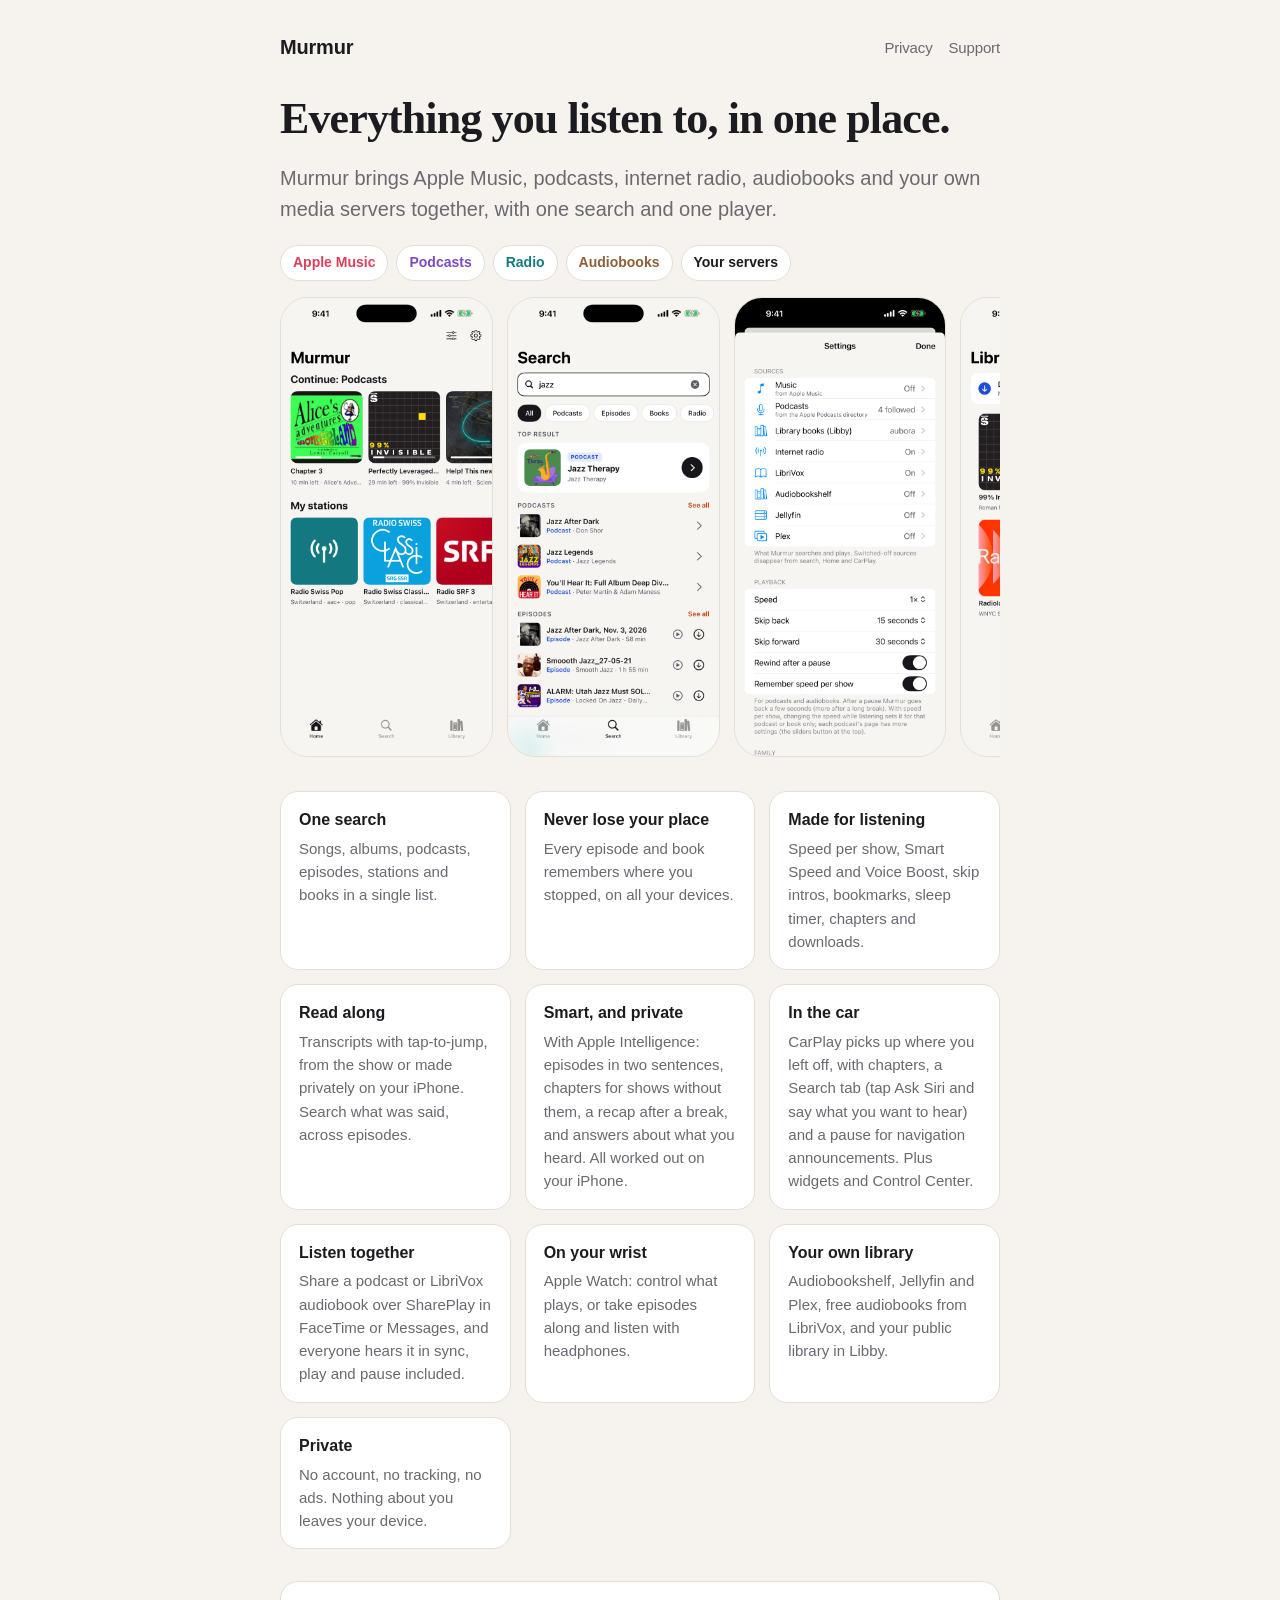
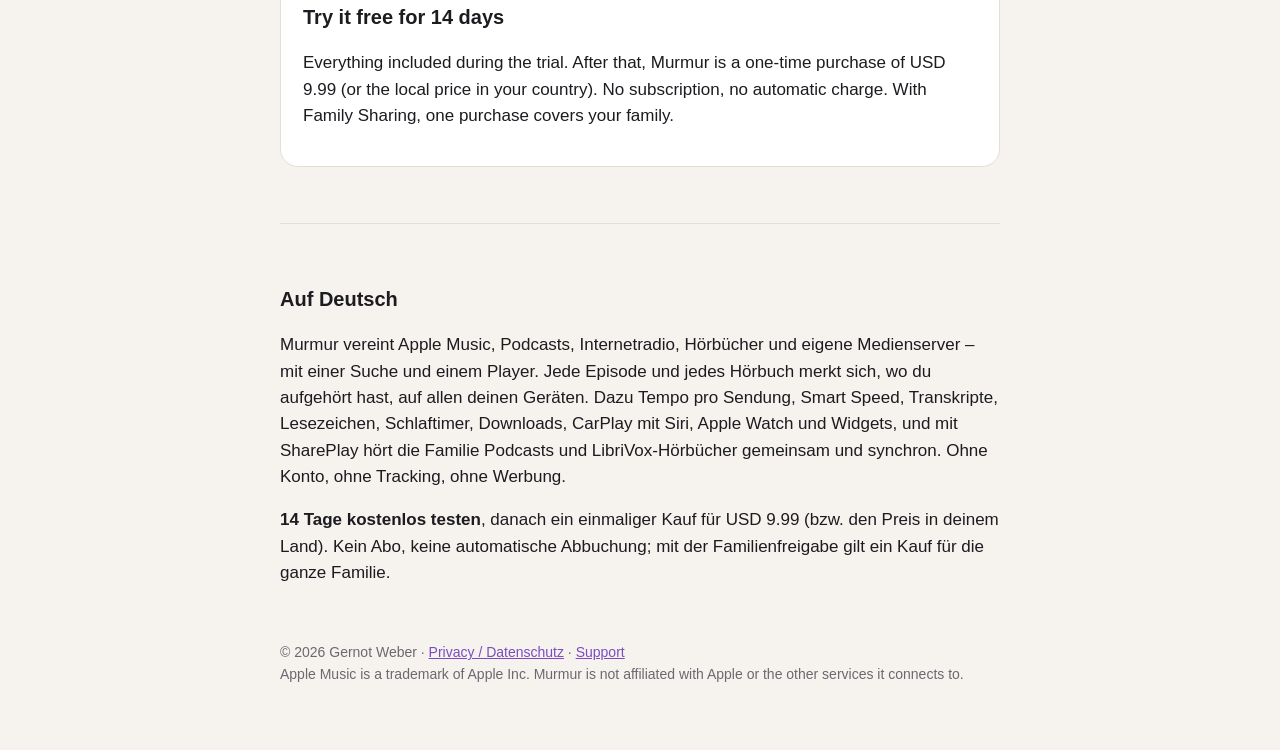
<file: index.html>
<!doctype html>
<html lang="en">
<head>
<meta charset="utf-8">
<meta name="viewport" content="width=device-width, initial-scale=1">
<title>Murmur – music, podcasts, radio and audiobooks</title>
<meta name="description" content="One search and one player for Apple Music, podcasts, internet radio, audiobooks and your own media servers.">
<link rel="stylesheet" href="style.css">
</head>
<body>
<main>
  <header><a href="./">Murmur</a><nav><a href="privacy.html">Privacy</a><a href="support.html">Support</a></nav></header>

  <h1>Everything you listen to, in one place.</h1>
  <p class="lead">Murmur brings Apple Music, podcasts, internet radio, audiobooks and your own media servers together, with one search and one player.</p>
  <ul class="chips">
    <li class="m">Apple Music</li><li class="p">Podcasts</li><li class="r">Radio</li><li class="b">Audiobooks</li><li>Your servers</li>
  </ul>

  <div class="shots" id="shots"></div>

  <div class="grid">
    <div class="card"><h3>One search</h3><p>Songs, albums, podcasts, episodes, stations and books in a single list.</p></div>
    <div class="card"><h3>Never lose your place</h3><p>Every episode and book remembers where you stopped, on all your devices.</p></div>
    <div class="card"><h3>Made for listening</h3><p>Speed per show, Smart Speed and Voice Boost, skip intros, bookmarks, sleep timer, chapters and downloads.</p></div>
    <div class="card"><h3>Read along</h3><p>Transcripts with tap-to-jump, from the show or made privately on your iPhone. Search what was said, across episodes.</p></div>
    <div class="card"><h3>Smart, and private</h3><p>With Apple Intelligence: episodes in two sentences, chapters for shows without them, a recap after a break, and answers about what you heard. All worked out on your iPhone.</p></div>
    <div class="card"><h3>In the car</h3><p>CarPlay picks up where you left off, with chapters, a Search tab (tap Ask Siri and say what you want to hear) and a pause for navigation announcements. Plus widgets and Control Center.</p></div>
    <div class="card"><h3>Listen together</h3><p>Share a podcast or LibriVox audiobook over SharePlay in FaceTime or Messages, and everyone hears it in sync, play and pause included.</p></div>
    <div class="card"><h3>On your wrist</h3><p>Apple Watch: control what plays, or take episodes along and listen with headphones.</p></div>
    <div class="card"><h3>Your own library</h3><p>Audiobookshelf, Jellyfin and Plex, free audiobooks from LibriVox, and your public library in Libby.</p></div>
    <div class="card"><h3>Private</h3><p>No account, no tracking, no ads. Nothing about you leaves your device.</p></div>
  </div>

  <section class="price">
    <h2>Try it free for 14 days</h2>
    <p>Everything included during the trial. After that, Murmur is a one-time purchase of USD 9.99 (or the local price in your country). No subscription, no automatic charge. With Family Sharing, one purchase covers your family.</p>
  </section>

  <section class="lang" lang="de">
    <h2>Auf Deutsch</h2>
    <p>Murmur vereint Apple Music, Podcasts, Internetradio, Hörbücher und eigene Medienserver – mit einer Suche und einem Player. Jede Episode und jedes Hörbuch merkt sich, wo du aufgehört hast, auf allen deinen Geräten. Dazu Tempo pro Sendung, Smart Speed, Transkripte, Lesezeichen, Schlaftimer, Downloads, CarPlay mit Siri, Apple Watch und Widgets, und mit SharePlay hört die Familie Podcasts und LibriVox-Hörbücher gemeinsam und synchron. Ohne Konto, ohne Tracking, ohne Werbung.</p>
    <p><strong>14 Tage kostenlos testen</strong>, danach ein einmaliger Kauf für USD 9.99 (bzw. den Preis in deinem Land). Kein Abo, keine automatische Abbuchung; mit der Familienfreigabe gilt ein Kauf für die ganze Familie.</p>
  </section>

  <footer>© 2026 Gernot Weber · <a href="privacy.html">Privacy / Datenschutz</a> · <a href="support.html">Support</a><br>
  Apple Music is a trademark of Apple Inc. Murmur is not affiliated with Apple or the other services it connects to.</footer>
</main>
<script>
  // Screenshots, if present (added after each App Store screenshot run).
  const shots = ["1-home", "2-search", "3-player", "4-library", "5-sources"];
  const lang = navigator.language.startsWith("de") ? "de" : "en";
  const box = document.getElementById("shots");
  shots.forEach(name => {
    const img = new Image();
    img.alt = name.slice(2);
    img.onload = () => box.appendChild(img);
    img.src = `screenshots/${lang}/${name}.png`;
  });
</script>
</body>
</html>
</file>
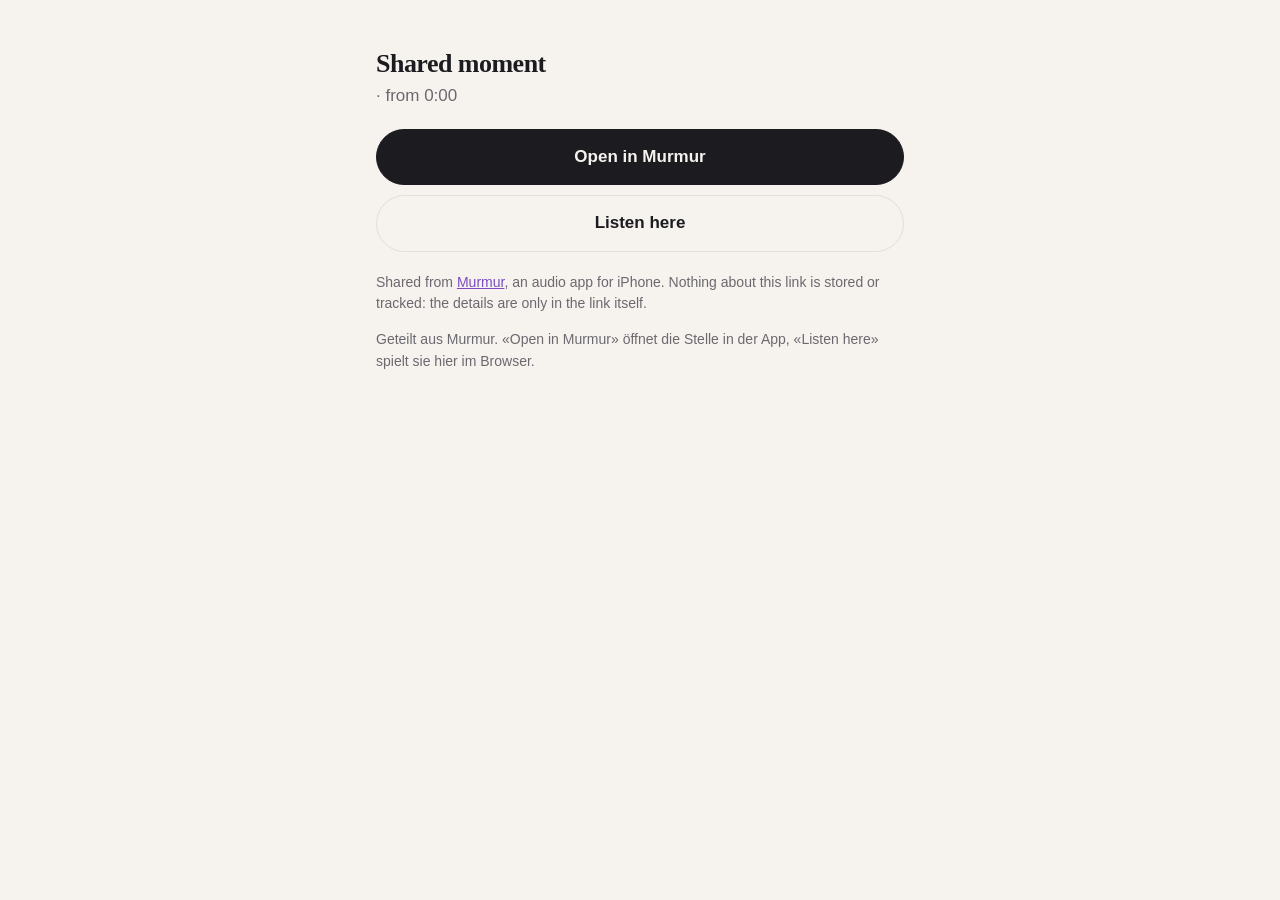
<file: moment.html>
<!doctype html>
<html lang="en">
<head>
<meta charset="utf-8">
<meta name="viewport" content="width=device-width, initial-scale=1">
<title>Murmur · Shared moment</title>
<link rel="stylesheet" href="style.css">
<style>
  .moment { max-width: 560px; margin: 0 auto; padding: 32px 16px; }
  .moment img { width: 160px; height: 160px; border-radius: 18px; object-fit: cover; background: var(--surface); }
  .moment h1 { font-size: 26px; margin: 18px 0 4px; }
  .moment .show { color: var(--muted); margin: 0 0 18px; }
  .moment .buttons { display: flex; flex-direction: column; gap: 10px; margin: 20px 0; }
  .moment a.button, .moment button { display: block; text-align: center; padding: 14px; border-radius: 999px; font: inherit; font-weight: 600; border: 1px solid var(--line); background: transparent; color: var(--ink); text-decoration: none; cursor: pointer; }
  .moment a.primary { background: var(--ink); color: var(--ground); border-color: var(--ink); }
  .moment audio { width: 100%; margin-top: 8px; }
  .moment .note { color: var(--muted); font-size: 14px; }
</style>
</head>
<body>
<main class="moment">
  <img id="art" alt="" hidden>
  <h1 id="title">Shared moment</h1>
  <p class="show"><span id="show"></span> <span id="at"></span></p>
  <div class="buttons">
    <a class="button primary" id="open" href="#">Open in Murmur</a>
    <button id="listen" type="button">Listen here</button>
  </div>
  <audio id="player" controls preload="none" hidden></audio>
  <p class="note">Shared from <a href="./">Murmur</a>, an audio app for iPhone. Nothing about this link is stored or tracked: the details are only in the link itself.</p>
  <p class="note" lang="de">Geteilt aus Murmur. «Open in Murmur» öffnet die Stelle in der App, «Listen here» spielt sie hier im Browser.</p>
</main>
<script>
  // Everything comes from the part after "#", which browsers never send to a server.
  const params = new URLSearchParams(location.hash.slice(1));
  const audio = params.get("a"), seconds = parseInt(params.get("t") || "0", 10);
  const title = params.get("ti"), show = params.get("s"), art = params.get("i");
  const clock = s => { const h = Math.floor(s / 3600), m = Math.floor(s % 3600 / 60), x = String(s % 60).padStart(2, "0");
    return h ? `${h}:${String(m).padStart(2, "0")}:${x}` : `${m}:${x}`; };
  if (title) { document.getElementById("title").textContent = title; document.title = title + " · Murmur"; }
  if (show) document.getElementById("show").textContent = show;
  document.getElementById("at").textContent = "· from " + clock(seconds);
  if (art && /^https:/.test(art)) { const img = document.getElementById("art"); img.src = art; img.hidden = false; }
  document.getElementById("open").href = "murmur://moment?" + params.toString();
  const okAudio = audio && /^https?:/.test(audio);
  const listen = document.getElementById("listen");
  if (!okAudio) listen.hidden = true;
  listen.addEventListener("click", () => {
    const player = document.getElementById("player");
    player.src = audio; player.hidden = false;
    player.addEventListener("loadedmetadata", () => { player.currentTime = seconds; player.play(); }, { once: true });
    player.load();
  });
</script>
</body>
</html>
</file>
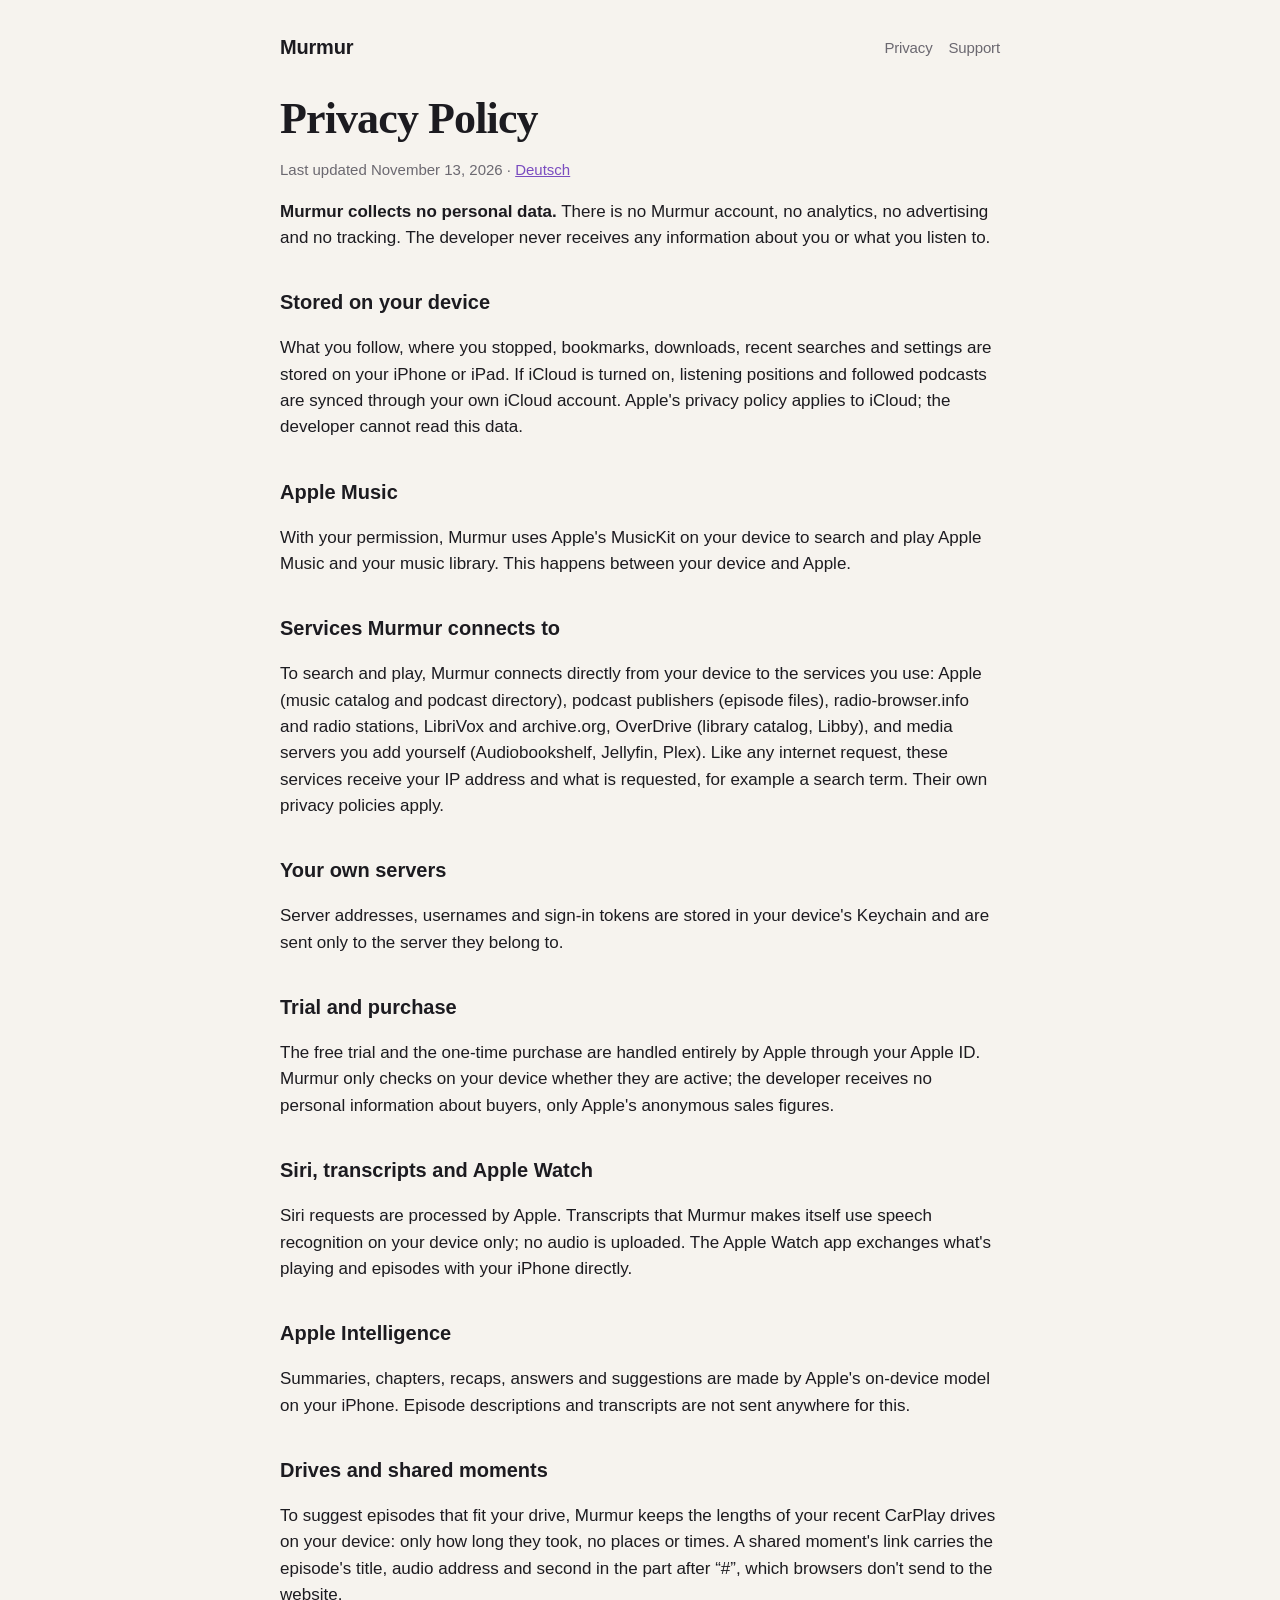
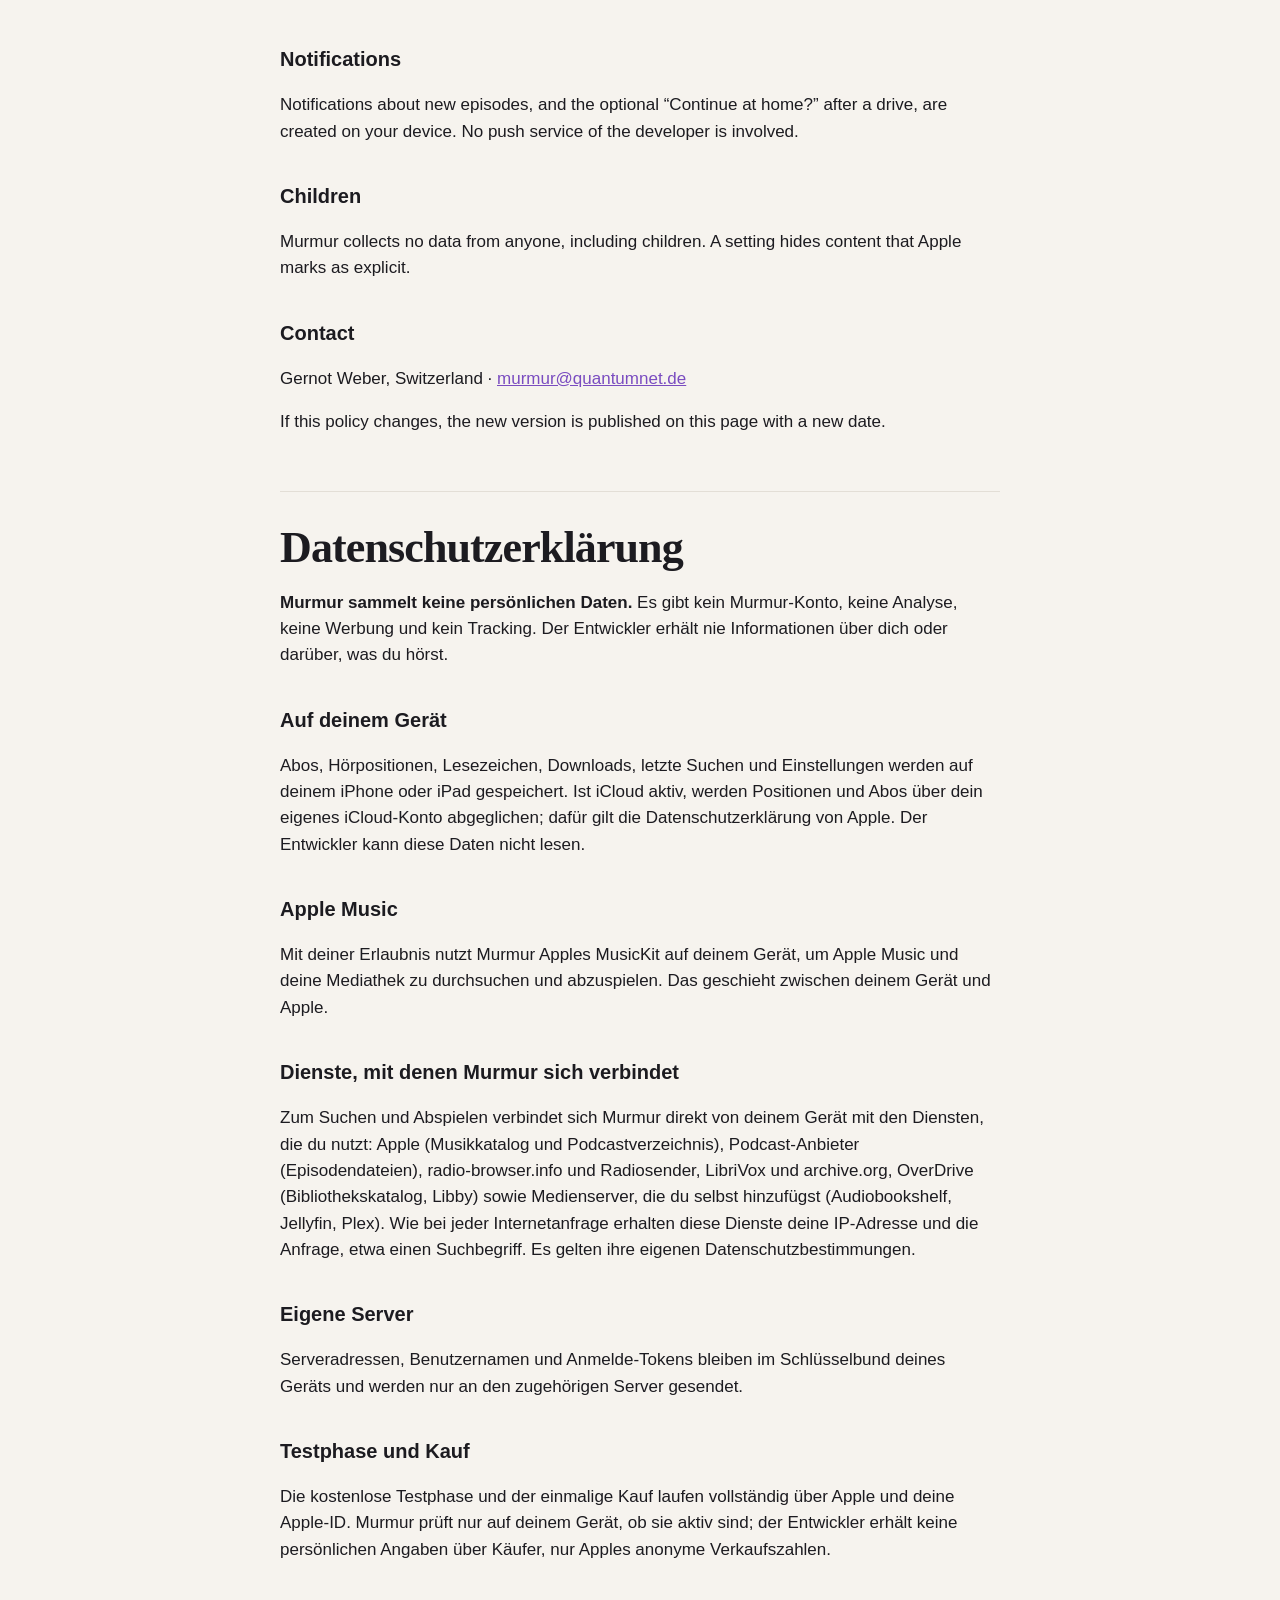
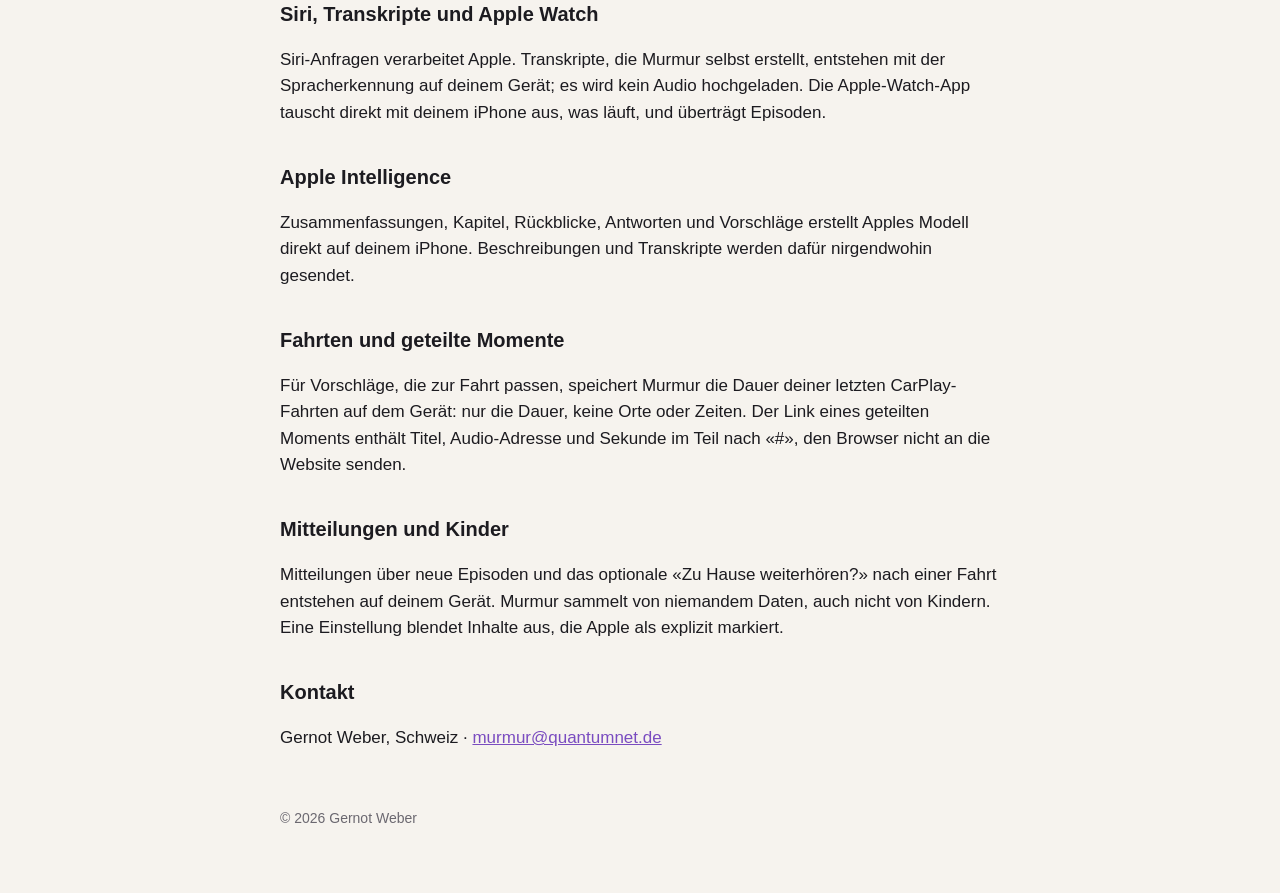
<file: privacy.html>
<!doctype html>
<html lang="en">
<head>
<meta charset="utf-8">
<meta name="viewport" content="width=device-width, initial-scale=1">
<title>Murmur – Privacy Policy</title>
<link rel="stylesheet" href="style.css">
</head>
<body>
<main>
  <header><a href="./">Murmur</a><nav><a href="privacy.html">Privacy</a><a href="support.html">Support</a></nav></header>
  <h1>Privacy Policy</h1>
  <p class="muted">Last updated November 13, 2026 · <a href="#de">Deutsch</a></p>

  <p><strong>Murmur collects no personal data.</strong> There is no Murmur account, no analytics, no advertising and no tracking. The developer never receives any information about you or what you listen to.</p>

  <h2>Stored on your device</h2>
  <p>What you follow, where you stopped, bookmarks, downloads, recent searches and settings are stored on your iPhone or iPad. If iCloud is turned on, listening positions and followed podcasts are synced through your own iCloud account. Apple's privacy policy applies to iCloud; the developer cannot read this data.</p>

  <h2>Apple Music</h2>
  <p>With your permission, Murmur uses Apple's MusicKit on your device to search and play Apple Music and your music library. This happens between your device and Apple.</p>

  <h2>Services Murmur connects to</h2>
  <p>To search and play, Murmur connects directly from your device to the services you use: Apple (music catalog and podcast directory), podcast publishers (episode files), radio-browser.info and radio stations, LibriVox and archive.org, OverDrive (library catalog, Libby), and media servers you add yourself (Audiobookshelf, Jellyfin, Plex). Like any internet request, these services receive your IP address and what is requested, for example a search term. Their own privacy policies apply.</p>

  <h2>Your own servers</h2>
  <p>Server addresses, usernames and sign-in tokens are stored in your device's Keychain and are sent only to the server they belong to.</p>

  <h2>Trial and purchase</h2>
  <p>The free trial and the one-time purchase are handled entirely by Apple through your Apple ID. Murmur only checks on your device whether they are active; the developer receives no personal information about buyers, only Apple's anonymous sales figures.</p>

  <h2>Siri, transcripts and Apple Watch</h2>
  <p>Siri requests are processed by Apple. Transcripts that Murmur makes itself use speech recognition on your device only; no audio is uploaded. The Apple Watch app exchanges what's playing and episodes with your iPhone directly.</p>

  <h2>Apple Intelligence</h2>
  <p>Summaries, chapters, recaps, answers and suggestions are made by Apple's on-device model on your iPhone. Episode descriptions and transcripts are not sent anywhere for this.</p>

  <h2>Drives and shared moments</h2>
  <p>To suggest episodes that fit your drive, Murmur keeps the lengths of your recent CarPlay drives on your device: only how long they took, no places or times. A shared moment's link carries the episode's title, audio address and second in the part after “#”, which browsers don't send to the website.</p>

  <h2>Notifications</h2>
  <p>Notifications about new episodes, and the optional “Continue at home?” after a drive, are created on your device. No push service of the developer is involved.</p>

  <h2>Children</h2>
  <p>Murmur collects no data from anyone, including children. A setting hides content that Apple marks as explicit.</p>

  <h2>Contact</h2>
  <p>Gernot Weber, Switzerland · <a href="mailto:murmur@quantumnet.de">murmur@quantumnet.de</a></p>
  <p>If this policy changes, the new version is published on this page with a new date.</p>

  <section class="lang" id="de" lang="de">
    <h1>Datenschutzerklärung</h1>
    <p><strong>Murmur sammelt keine persönlichen Daten.</strong> Es gibt kein Murmur-Konto, keine Analyse, keine Werbung und kein Tracking. Der Entwickler erhält nie Informationen über dich oder darüber, was du hörst.</p>
    <h2>Auf deinem Gerät</h2>
    <p>Abos, Hörpositionen, Lesezeichen, Downloads, letzte Suchen und Einstellungen werden auf deinem iPhone oder iPad gespeichert. Ist iCloud aktiv, werden Positionen und Abos über dein eigenes iCloud-Konto abgeglichen; dafür gilt die Datenschutzerklärung von Apple. Der Entwickler kann diese Daten nicht lesen.</p>
    <h2>Apple Music</h2>
    <p>Mit deiner Erlaubnis nutzt Murmur Apples MusicKit auf deinem Gerät, um Apple Music und deine Mediathek zu durchsuchen und abzuspielen. Das geschieht zwischen deinem Gerät und Apple.</p>
    <h2>Dienste, mit denen Murmur sich verbindet</h2>
    <p>Zum Suchen und Abspielen verbindet sich Murmur direkt von deinem Gerät mit den Diensten, die du nutzt: Apple (Musikkatalog und Podcastverzeichnis), Podcast-Anbieter (Episodendateien), radio-browser.info und Radiosender, LibriVox und archive.org, OverDrive (Bibliothekskatalog, Libby) sowie Medienserver, die du selbst hinzufügst (Audiobookshelf, Jellyfin, Plex). Wie bei jeder Internetanfrage erhalten diese Dienste deine IP-Adresse und die Anfrage, etwa einen Suchbegriff. Es gelten ihre eigenen Datenschutzbestimmungen.</p>
    <h2>Eigene Server</h2>
    <p>Serveradressen, Benutzernamen und Anmelde-Tokens bleiben im Schlüsselbund deines Geräts und werden nur an den zugehörigen Server gesendet.</p>
    <h2>Testphase und Kauf</h2>
    <p>Die kostenlose Testphase und der einmalige Kauf laufen vollständig über Apple und deine Apple-ID. Murmur prüft nur auf deinem Gerät, ob sie aktiv sind; der Entwickler erhält keine persönlichen Angaben über Käufer, nur Apples anonyme Verkaufszahlen.</p>
    <h2>Siri, Transkripte und Apple Watch</h2>
    <p>Siri-Anfragen verarbeitet Apple. Transkripte, die Murmur selbst erstellt, entstehen mit der Spracherkennung auf deinem Gerät; es wird kein Audio hochgeladen. Die Apple-Watch-App tauscht direkt mit deinem iPhone aus, was läuft, und überträgt Episoden.</p>
    <h2>Apple Intelligence</h2>
    <p>Zusammenfassungen, Kapitel, Rückblicke, Antworten und Vorschläge erstellt Apples Modell direkt auf deinem iPhone. Beschreibungen und Transkripte werden dafür nirgendwohin gesendet.</p>
    <h2>Fahrten und geteilte Momente</h2>
    <p>Für Vorschläge, die zur Fahrt passen, speichert Murmur die Dauer deiner letzten CarPlay-Fahrten auf dem Gerät: nur die Dauer, keine Orte oder Zeiten. Der Link eines geteilten Moments enthält Titel, Audio-Adresse und Sekunde im Teil nach «#», den Browser nicht an die Website senden.</p>
    <h2>Mitteilungen und Kinder</h2>
    <p>Mitteilungen über neue Episoden und das optionale «Zu Hause weiterhören?» nach einer Fahrt entstehen auf deinem Gerät. Murmur sammelt von niemandem Daten, auch nicht von Kindern. Eine Einstellung blendet Inhalte aus, die Apple als explizit markiert.</p>
    <h2>Kontakt</h2>
    <p>Gernot Weber, Schweiz · <a href="mailto:murmur@quantumnet.de">murmur@quantumnet.de</a></p>
  </section>
  <footer>© 2026 Gernot Weber</footer>
</main>
</body>
</html>
</file>
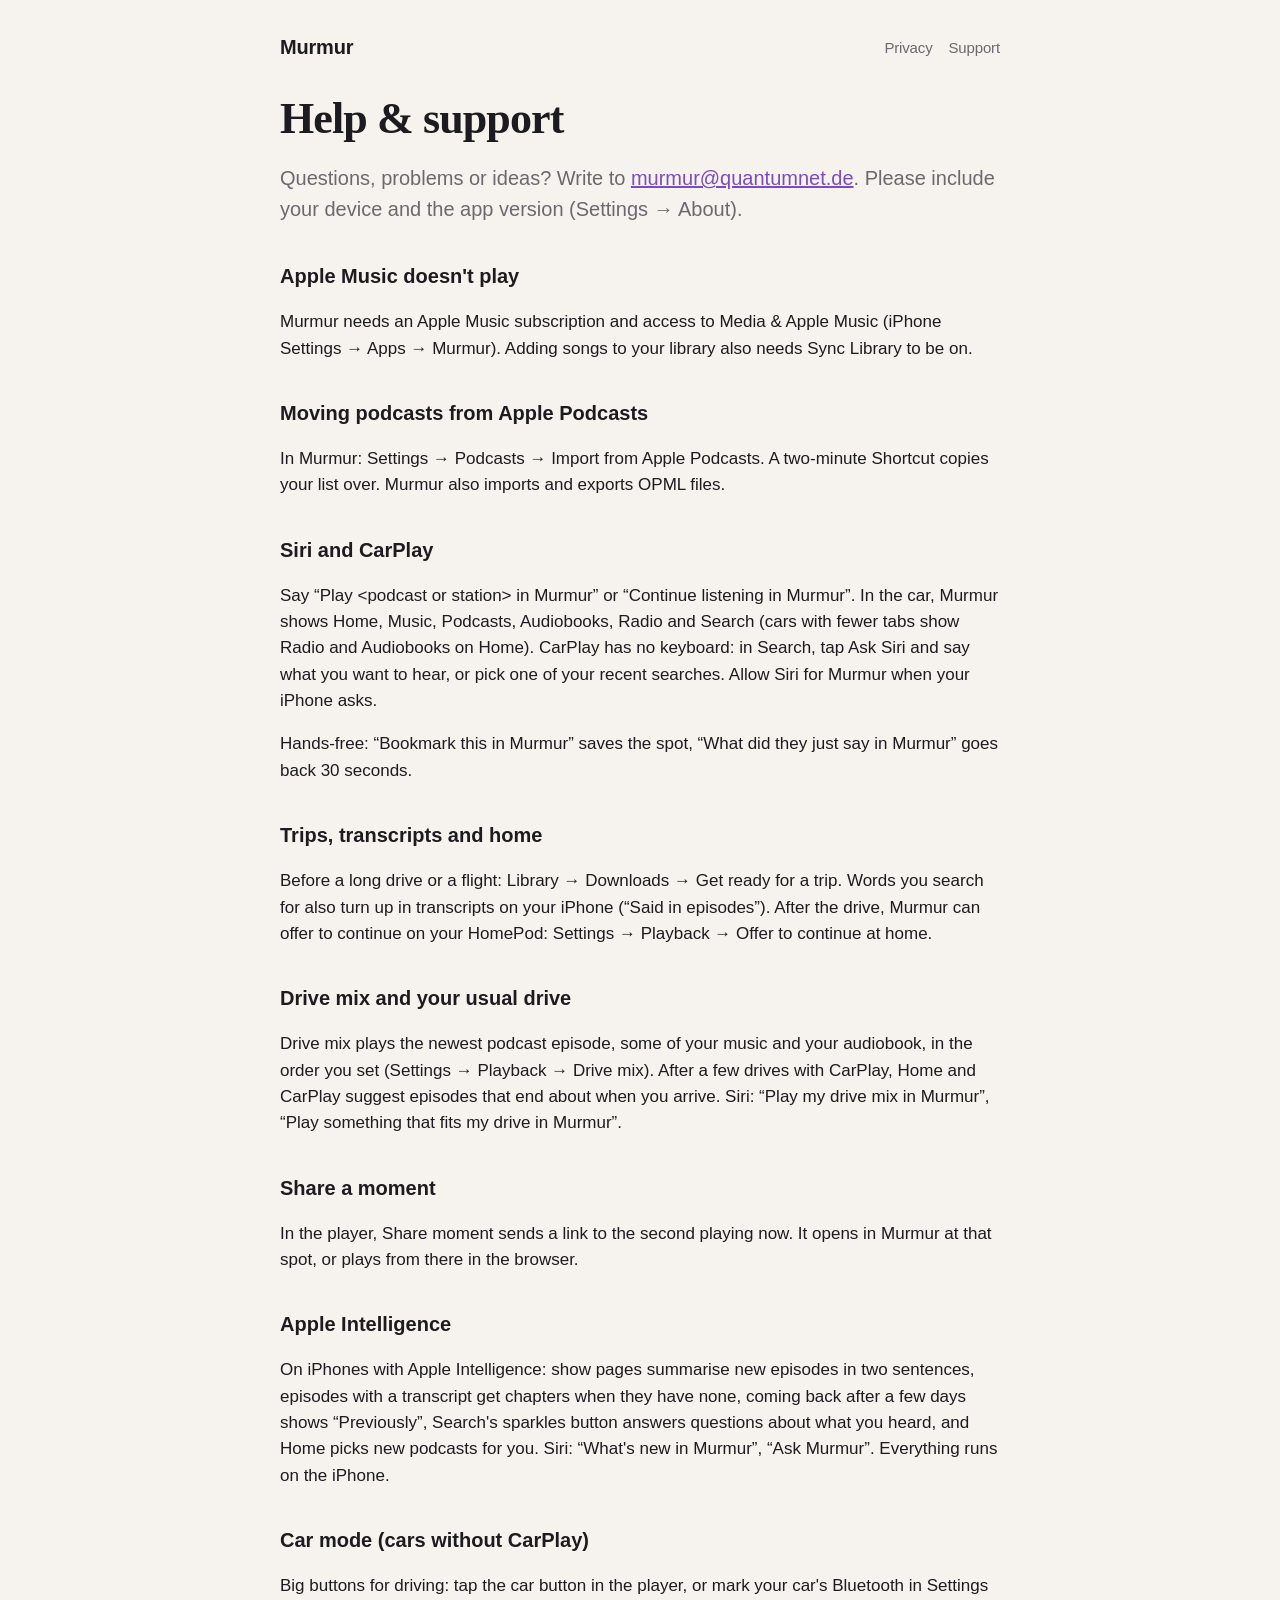
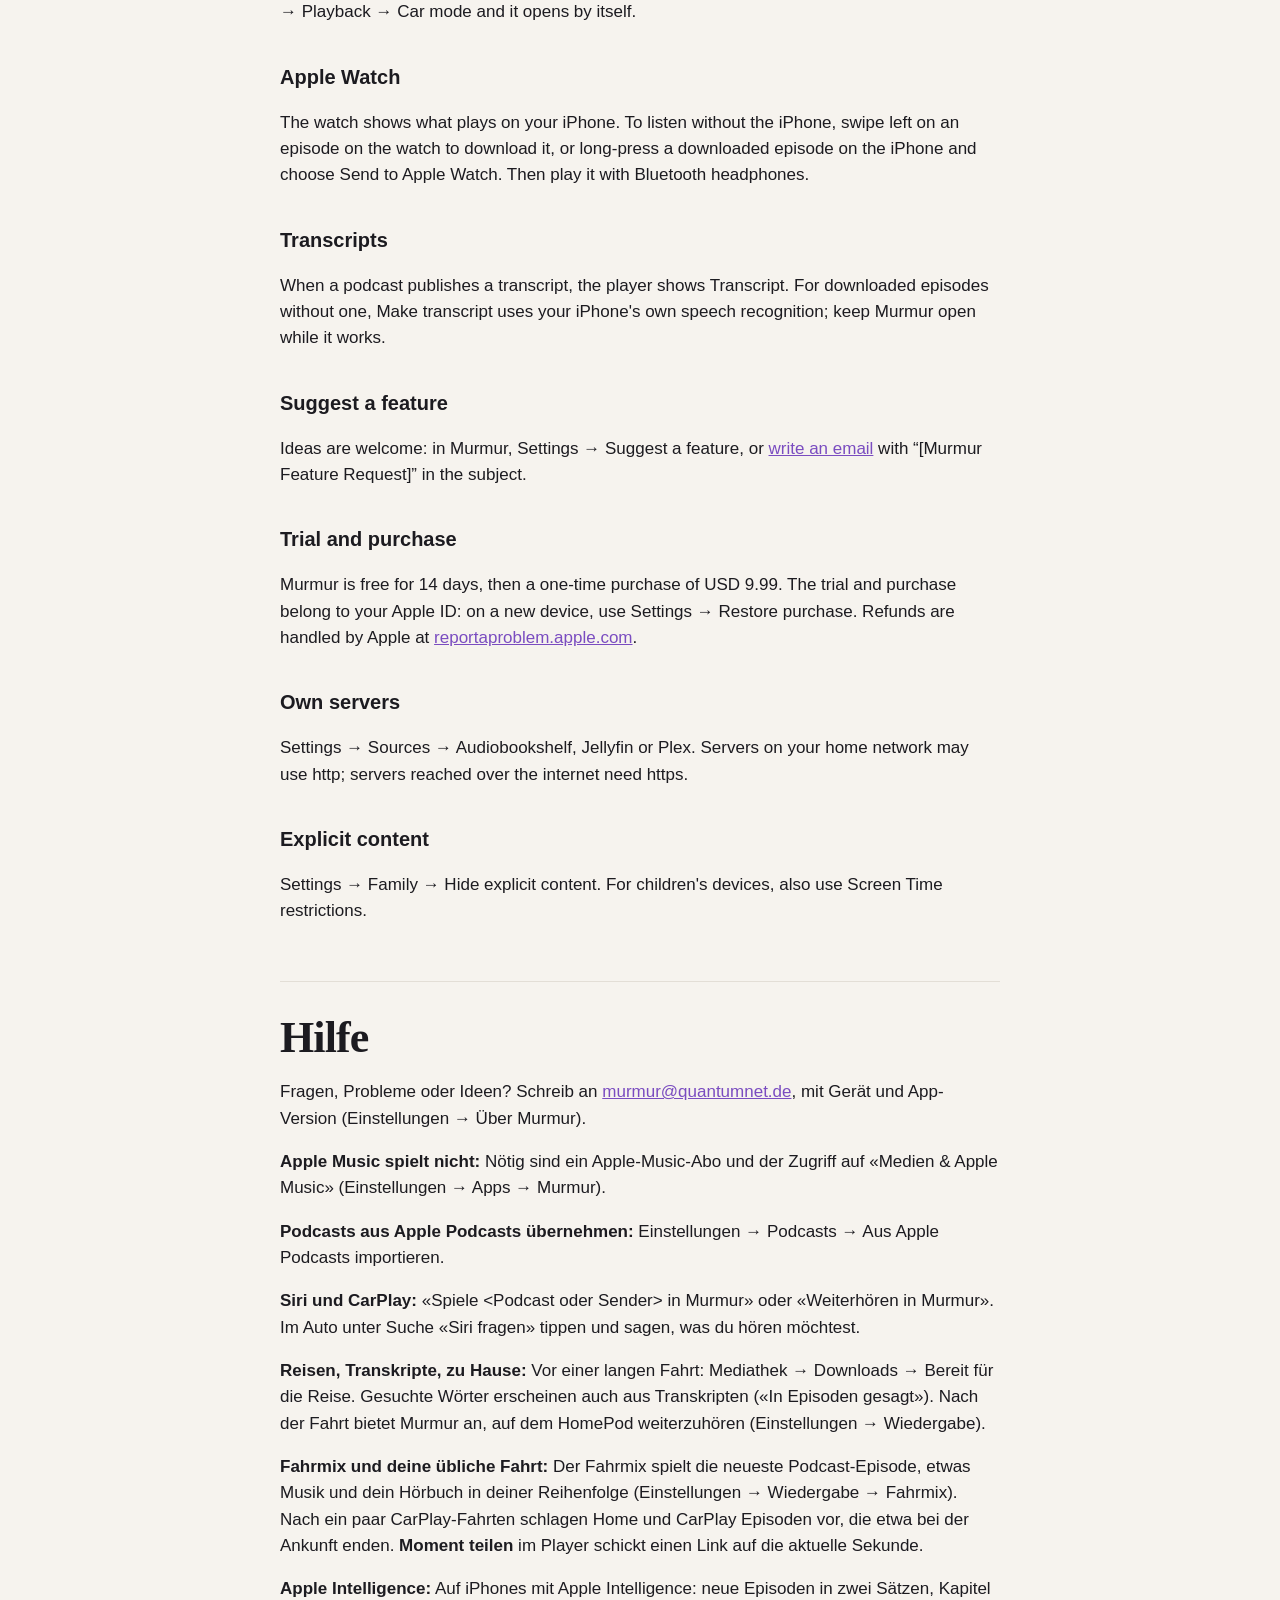
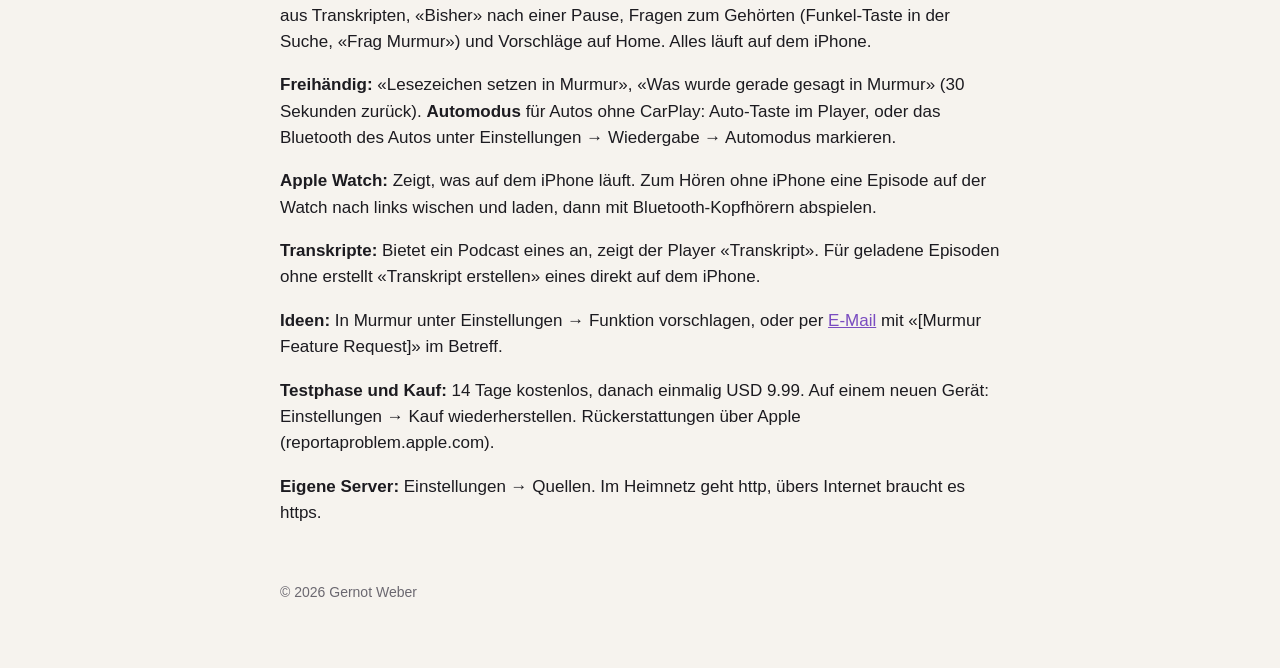
<file: support.html>
<!doctype html>
<html lang="en">
<head>
<meta charset="utf-8">
<meta name="viewport" content="width=device-width, initial-scale=1">
<title>Murmur – Support</title>
<link rel="stylesheet" href="style.css">
</head>
<body>
<main>
  <header><a href="./">Murmur</a><nav><a href="privacy.html">Privacy</a><a href="support.html">Support</a></nav></header>
  <h1>Help &amp; support</h1>
  <p class="lead">Questions, problems or ideas? Write to <a href="mailto:murmur@quantumnet.de">murmur@quantumnet.de</a>. Please include your device and the app version (Settings → About).</p>

  <h2>Apple Music doesn't play</h2>
  <p>Murmur needs an Apple Music subscription and access to Media &amp; Apple Music (iPhone Settings → Apps → Murmur). Adding songs to your library also needs Sync Library to be on.</p>

  <h2>Moving podcasts from Apple Podcasts</h2>
  <p>In Murmur: Settings → Podcasts → Import from Apple Podcasts. A two-minute Shortcut copies your list over. Murmur also imports and exports OPML files.</p>

  <h2>Siri and CarPlay</h2>
  <p>Say “Play &lt;podcast or station&gt; in Murmur” or “Continue listening in Murmur”. In the car, Murmur shows Home, Music, Podcasts, Audiobooks, Radio and Search (cars with fewer tabs show Radio and Audiobooks on Home). CarPlay has no keyboard: in Search, tap Ask Siri and say what you want to hear, or pick one of your recent searches. Allow Siri for Murmur when your iPhone asks.</p>
  <p>Hands-free: “Bookmark this in Murmur” saves the spot, “What did they just say in Murmur” goes back 30 seconds.</p>
  <h2>Trips, transcripts and home</h2>
  <p>Before a long drive or a flight: Library → Downloads → Get ready for a trip. Words you search for also turn up in transcripts on your iPhone (“Said in episodes”). After the drive, Murmur can offer to continue on your HomePod: Settings → Playback → Offer to continue at home.</p>
  <h2>Drive mix and your usual drive</h2>
  <p>Drive mix plays the newest podcast episode, some of your music and your audiobook, in the order you set (Settings → Playback → Drive mix). After a few drives with CarPlay, Home and CarPlay suggest episodes that end about when you arrive. Siri: “Play my drive mix in Murmur”, “Play something that fits my drive in Murmur”.</p>
  <h2>Share a moment</h2>
  <p>In the player, Share moment sends a link to the second playing now. It opens in Murmur at that spot, or plays from there in the browser.</p>
  <h2>Apple Intelligence</h2>
  <p>On iPhones with Apple Intelligence: show pages summarise new episodes in two sentences, episodes with a transcript get chapters when they have none, coming back after a few days shows “Previously”, Search's sparkles button answers questions about what you heard, and Home picks new podcasts for you. Siri: “What's new in Murmur”, “Ask Murmur”. Everything runs on the iPhone.</p>
  <h2>Car mode (cars without CarPlay)</h2>
  <p>Big buttons for driving: tap the car button in the player, or mark your car's Bluetooth in Settings → Playback → Car mode and it opens by itself.</p>
  <h2>Apple Watch</h2>
  <p>The watch shows what plays on your iPhone. To listen without the iPhone, swipe left on an episode on the watch to download it, or long-press a downloaded episode on the iPhone and choose Send to Apple Watch. Then play it with Bluetooth headphones.</p>
  <h2>Transcripts</h2>
  <p>When a podcast publishes a transcript, the player shows Transcript. For downloaded episodes without one, Make transcript uses your iPhone's own speech recognition; keep Murmur open while it works.</p>
  <h2>Suggest a feature</h2>
  <p>Ideas are welcome: in Murmur, Settings → Suggest a feature, or <a href="mailto:murmur@quantumnet.de?subject=%5BMurmur%20Feature%20Request%5D%20">write an email</a> with “[Murmur Feature Request]” in the subject.</p>
  <h2>Trial and purchase</h2>
  <p>Murmur is free for 14 days, then a one-time purchase of USD 9.99. The trial and purchase belong to your Apple ID: on a new device, use Settings → Restore purchase. Refunds are handled by Apple at <a href="https://reportaproblem.apple.com">reportaproblem.apple.com</a>.</p>

  <h2>Own servers</h2>
  <p>Settings → Sources → Audiobookshelf, Jellyfin or Plex. Servers on your home network may use http; servers reached over the internet need https.</p>

  <h2>Explicit content</h2>
  <p>Settings → Family → Hide explicit content. For children's devices, also use Screen Time restrictions.</p>

  <section class="lang" lang="de">
    <h1>Hilfe</h1>
    <p>Fragen, Probleme oder Ideen? Schreib an <a href="mailto:murmur@quantumnet.de">murmur@quantumnet.de</a>, mit Gerät und App-Version (Einstellungen → Über Murmur).</p>
    <p><strong>Apple Music spielt nicht:</strong> Nötig sind ein Apple-Music-Abo und der Zugriff auf «Medien &amp; Apple Music» (Einstellungen → Apps → Murmur).</p>
    <p><strong>Podcasts aus Apple Podcasts übernehmen:</strong> Einstellungen → Podcasts → Aus Apple Podcasts importieren.</p>
    <p><strong>Siri und CarPlay:</strong> «Spiele &lt;Podcast oder Sender&gt; in Murmur» oder «Weiterhören in Murmur». Im Auto unter Suche «Siri fragen» tippen und sagen, was du hören möchtest.</p>
    <p><strong>Reisen, Transkripte, zu Hause:</strong> Vor einer langen Fahrt: Mediathek → Downloads → Bereit für die Reise. Gesuchte Wörter erscheinen auch aus Transkripten («In Episoden gesagt»). Nach der Fahrt bietet Murmur an, auf dem HomePod weiterzuhören (Einstellungen → Wiedergabe).</p>
    <p><strong>Fahrmix und deine übliche Fahrt:</strong> Der Fahrmix spielt die neueste Podcast-Episode, etwas Musik und dein Hörbuch in deiner Reihenfolge (Einstellungen → Wiedergabe → Fahrmix). Nach ein paar CarPlay-Fahrten schlagen Home und CarPlay Episoden vor, die etwa bei der Ankunft enden. <strong>Moment teilen</strong> im Player schickt einen Link auf die aktuelle Sekunde.</p>
    <p><strong>Apple Intelligence:</strong> Auf iPhones mit Apple Intelligence: neue Episoden in zwei Sätzen, Kapitel aus Transkripten, «Bisher» nach einer Pause, Fragen zum Gehörten (Funkel-Taste in der Suche, «Frag Murmur») und Vorschläge auf Home. Alles läuft auf dem iPhone.</p>
    <p><strong>Freihändig:</strong> «Lesezeichen setzen in Murmur», «Was wurde gerade gesagt in Murmur» (30 Sekunden zurück). <strong>Automodus</strong> für Autos ohne CarPlay: Auto-Taste im Player, oder das Bluetooth des Autos unter Einstellungen → Wiedergabe → Automodus markieren.</p>
    <p><strong>Apple Watch:</strong> Zeigt, was auf dem iPhone läuft. Zum Hören ohne iPhone eine Episode auf der Watch nach links wischen und laden, dann mit Bluetooth-Kopfhörern abspielen.</p>
    <p><strong>Transkripte:</strong> Bietet ein Podcast eines an, zeigt der Player «Transkript». Für geladene Episoden ohne erstellt «Transkript erstellen» eines direkt auf dem iPhone.</p>
    <p><strong>Ideen:</strong> In Murmur unter Einstellungen → Funktion vorschlagen, oder per <a href="mailto:murmur@quantumnet.de?subject=%5BMurmur%20Feature%20Request%5D%20">E-Mail</a> mit «[Murmur Feature Request]» im Betreff.</p>
    <p><strong>Testphase und Kauf:</strong> 14 Tage kostenlos, danach einmalig USD 9.99. Auf einem neuen Gerät: Einstellungen → Kauf wiederherstellen. Rückerstattungen über Apple (reportaproblem.apple.com).</p>
    <p><strong>Eigene Server:</strong> Einstellungen → Quellen. Im Heimnetz geht http, übers Internet braucht es https.</p>
  </section>
  <footer>© 2026 Gernot Weber</footer>
</main>
</body>
</html>
</file>
<file: style.css>
:root {
  --ground: #f6f3ee; --surface: #ffffff; --ink: #1c1b20; --muted: #6b6870; --line: #e3ded6;
  --music: #d9405a; --podcast: #7a4cc0; --radio: #157a80; --book: #8c6138;
}
@media (prefers-color-scheme: dark) {
  :root { --ground: #17161b; --surface: #222128; --ink: #f2f0eb; --muted: #a29fa8; --line: #34323b; }
}
* { box-sizing: border-box; }
body {
  margin: 0; background: var(--ground); color: var(--ink);
  font: 17px/1.55 -apple-system, BlinkMacSystemFont, "SF Pro Text", "Helvetica Neue", Arial, sans-serif;
}
main { max-width: 760px; margin: 0 auto; padding: 32px 20px 64px; }
header { display: flex; align-items: center; gap: 12px; margin-bottom: 32px; }
header a { color: var(--ink); text-decoration: none; font-weight: 700; font-size: 20px; letter-spacing: -0.01em; }
header nav { margin-left: auto; display: flex; gap: 16px; font-size: 15px; }
header nav a { font-weight: 500; color: var(--muted); font-size: 15px; }
h1 { font-family: ui-serif, "New York", Georgia, serif; font-size: 44px; line-height: 1.1; margin: 8px 0 12px; letter-spacing: -0.02em; }
h2 { font-size: 20px; margin: 36px 0 8px; }
p, li { color: var(--ink); }
.lead { font-size: 20px; color: var(--muted); }
.muted { color: var(--muted); font-size: 15px; }
.chips { display: flex; flex-wrap: wrap; gap: 8px; margin: 20px 0 8px; padding: 0; list-style: none; }
.chips li { padding: 6px 12px; border-radius: 999px; background: var(--surface); border: 1px solid var(--line); font-size: 14px; font-weight: 600; }
.chips .m { color: var(--music); } .chips .p { color: var(--podcast); } .chips .r { color: var(--radio); } .chips .b { color: var(--book); }
.grid { display: grid; grid-template-columns: repeat(auto-fit, minmax(210px, 1fr)); gap: 14px; margin-top: 18px; }
.card { background: var(--surface); border: 1px solid var(--line); border-radius: 18px; padding: 16px 18px; }
.card h3 { margin: 0 0 4px; font-size: 16px; }
.card p { margin: 0; font-size: 15px; color: var(--muted); }
.shots { display: flex; gap: 14px; overflow-x: auto; padding: 8px 0 16px; }
.shots img { height: 460px; border-radius: 28px; border: 1px solid var(--line); }
.lang { margin-top: 56px; padding-top: 24px; border-top: 1px solid var(--line); }
a { color: var(--podcast); }
footer { margin-top: 56px; color: var(--muted); font-size: 14px; }
@media (max-width: 520px) { h1 { font-size: 34px; } .shots img { height: 380px; } }

.price { margin: 32px 0; padding: 20px 22px; border-radius: 18px; background: var(--surface); border: 1px solid var(--line); }
.price h2 { margin-top: 0; }
</file>
